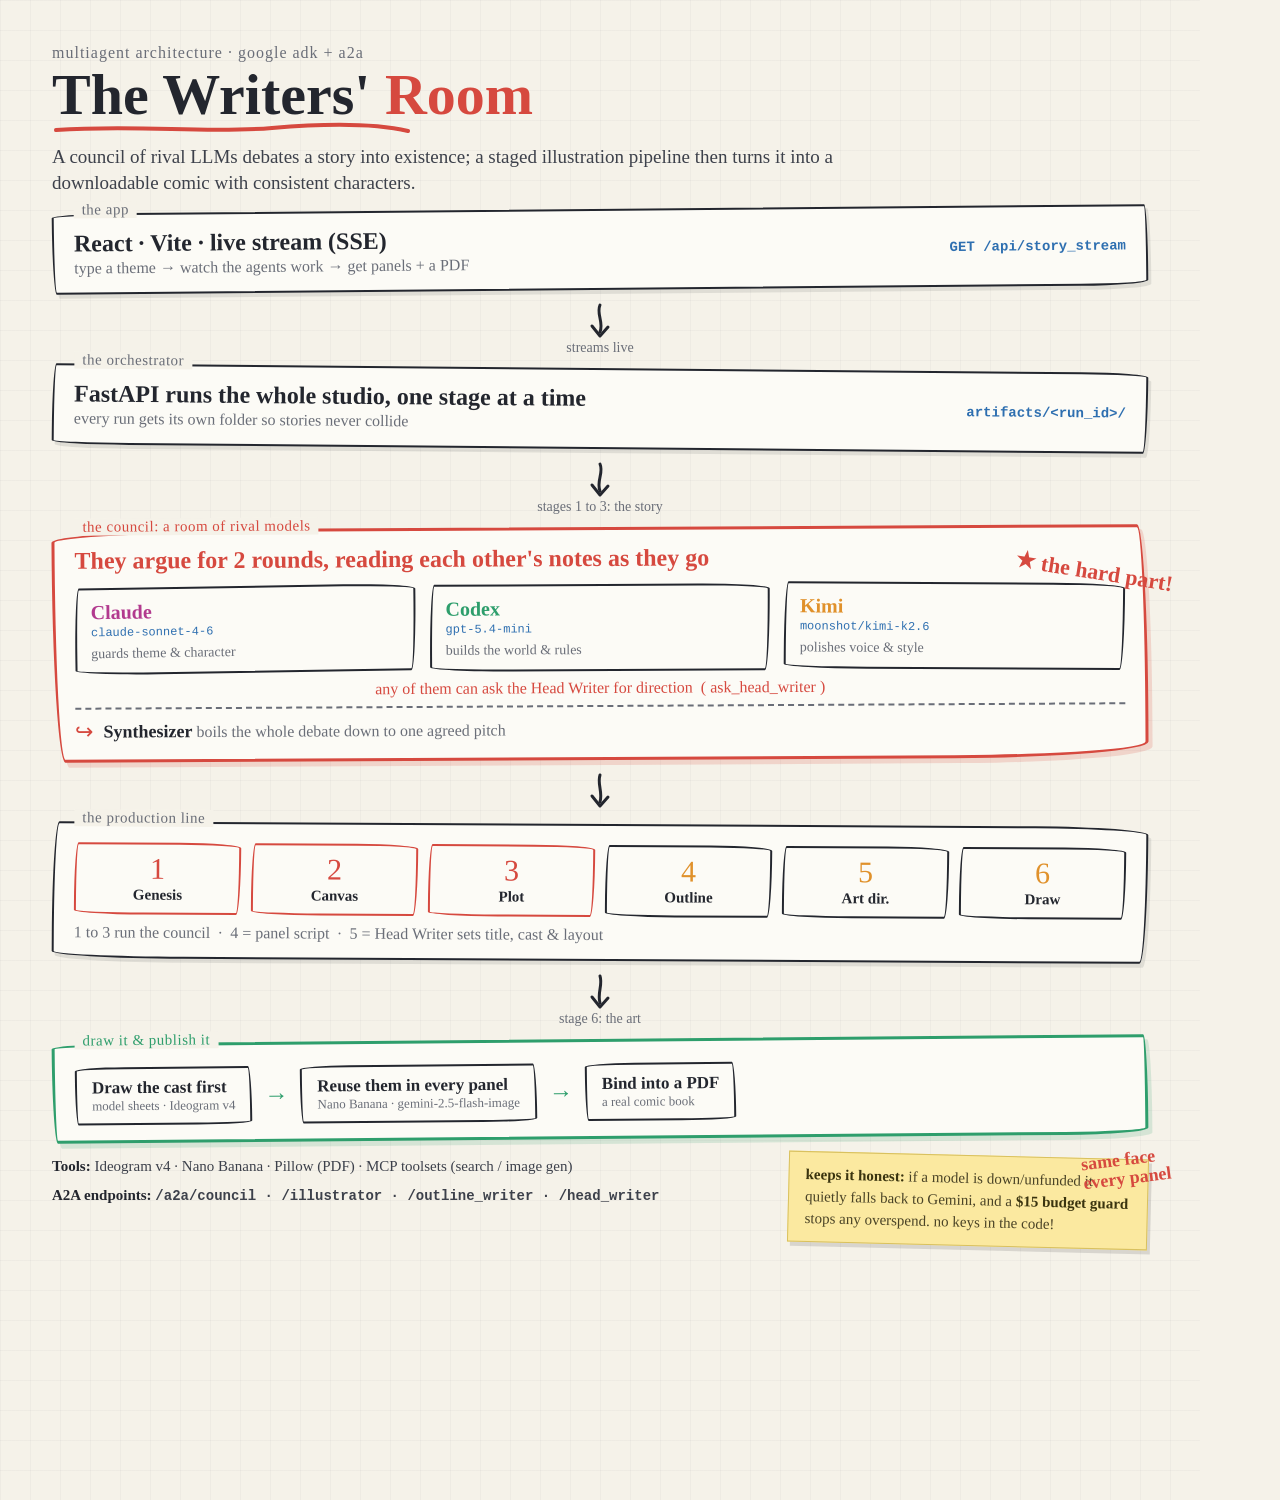
<file: docs/architecture.html>
<!doctype html>
<html lang="en">
<head>
<meta charset="utf-8">
<style>
  :root{
    --ground:#F5F2E9;   /* whiteboard / warm paper */
    --ink:#23262E;      /* marker black */
    --muted:#6A6E78;    /* pencil grey */
    --red:#D6493F;      /* marker red  — the council / the star */
    --blue:#2E6FB0;     /* marker blue — data flow */
    --green:#2E9E6C;    /* marker green — output */
    --amber:#E0912B;    /* marker amber — pipeline */
    --note:#FBE9A0;     /* sticky note */
  }
  *{box-sizing:border-box;margin:0;padding:0}
  html,body{background:var(--ground)}
  #board{
    width:1200px;height:1500px;position:relative;color:var(--ink);
    background:
      linear-gradient(rgba(120,120,140,.06) 1px, transparent 1px) 0 0/100% 30px,
      linear-gradient(90deg, rgba(120,120,140,.06) 1px, transparent 1px) 0 0/30px 100%,
      var(--ground);
    font-family:"Marker Felt","Chalkboard SE","Bradley Hand","Comic Sans MS",cursive;
    padding:44px 52px 36px;display:flex;flex-direction:column;gap:12px;
  }
  /* hand-drawn box: irregular border-radius makes edges look sketched */
  .box{background:#FCFBF6;border:2.5px solid var(--ink);
       box-shadow:3px 4px 0 rgba(35,38,46,.10);padding:15px 20px;position:relative}
  .hb1{border-radius:255px 12px 225px 15px/15px 225px 18px 255px}
  .hb2{border-radius:14px 220px 16px 255px/220px 16px 250px 14px}
  .rL{transform:rotate(-.5deg)} .rR{transform:rotate(.5deg)}
  .tag{position:absolute;top:-14px;left:20px;background:var(--ground);padding:0 8px;
       font-size:15px;color:var(--muted);letter-spacing:.5px}
  .lead{font-size:24px;font-weight:700}
  .note-txt{color:var(--muted);font-size:16px;margin-top:2px}
  .mono{font-family:"Courier New",monospace;font-size:14px;color:var(--blue);font-weight:700}
  .row{display:flex;align-items:center;gap:14px}.grow{flex:1}

  /* header */
  header{margin-bottom:2px}
  .kicker{font-size:16px;color:var(--muted);letter-spacing:1px}
  h1{font-size:58px;line-height:1;margin:4px 0 2px}
  h1 .em{color:var(--red)}
  .uline{display:block;margin:-2px 0 8px}
  .sub{font-size:19px;color:#3d414b;max-width:820px;line-height:1.35}

  /* arrows */
  .arrow{align-self:center;display:flex;flex-direction:column;align-items:center;color:var(--ink)}
  .arrow span{font-size:14px;color:var(--muted);margin-top:-2px}

  /* council */
  .council{border-color:var(--red);border-width:3px;box-shadow:4px 5px 0 rgba(214,73,63,.18)}
  .council .tag{color:var(--red)}
  .agents{display:grid;grid-template-columns:1fr 1fr 1fr;gap:14px;margin:12px 0 8px}
  .agent{background:#FCFBF6;border:2.5px solid var(--ink);border-radius:14px 220px 16px 255px/220px 16px 250px 14px;padding:11px 14px}
  .agent b{font-size:20px}
  .agent .m{font-family:"Courier New",monospace;font-size:12px;color:var(--blue);display:block;margin:2px 0 4px}
  .agent .r{color:var(--muted);font-size:14px}
  .a1 b{color:#B23A8E}.a2 b{color:var(--green)}.a3 b{color:var(--amber)}
  .a1{transform:rotate(-.6deg)}.a3{transform:rotate(.6deg)}
  .hw{text-align:center;color:var(--red);font-size:16px;margin:2px 0 8px}
  .synth{display:flex;align-items:center;gap:10px;border-top:2px dashed var(--muted);padding-top:9px}
  .synth b{font-size:18px}

  /* pipeline */
  .stages{display:grid;grid-template-columns:repeat(6,1fr);gap:10px;margin-top:4px}
  .stage{background:#FCFBF6;border:2.5px solid var(--ink);border-radius:16px 220px 18px 250px/220px 18px 240px 16px;padding:9px 6px;text-align:center}
  .stage .n{font-size:30px;color:var(--amber);line-height:1}
  .stage .t{font-size:15px;font-weight:700;margin-top:3px}
  .stage.on{border-color:var(--red)}.stage.on .n{color:var(--red)}

  /* illustration */
  .illus{border-color:var(--green);border-width:3px;box-shadow:4px 5px 0 rgba(46,158,108,.16)}
  .illus .tag{color:var(--green)}
  .chain{display:flex;align-items:center;gap:12px;flex-wrap:wrap;margin-top:6px}
  .chip{background:#FCFBF6;border:2.5px solid var(--ink);border-radius:200px 16px 220px 14px/16px 220px 14px 200px;padding:9px 15px;font-size:17px;font-weight:700}
  .chip small{display:block;color:var(--muted);font-weight:400;font-size:13px}
  .to{font-size:24px;color:var(--green)}

  /* footer */
  footer{display:flex;gap:24px;align-items:flex-start;margin-top:4px}
  .foot{flex:1;font-size:15px;color:#3d414b;line-height:1.5}
  .foot b{color:var(--ink)}
  .sticky{background:var(--note);border:1px solid #d9c15f;box-shadow:3px 4px 0 rgba(35,38,46,.14);
          padding:12px 16px;width:360px;transform:rotate(1.4deg);font-size:15px;line-height:1.45;color:#4a4326}
  .sticky b{color:#3a340f}

  /* handwritten margin annotations */
  .anno{position:absolute;color:var(--red);font-size:22px;font-weight:700;line-height:1.05}
  .anno.small{font-size:18px}
</style>
</head>
<body>
<div id="board">

  <header>
    <div class="kicker">multiagent architecture · google adk + a2a</div>
    <h1>The Writers' <span class="em">Room</span>
      <svg class="uline" width="360" height="14" viewBox="0 0 360 14"><path d="M4 8 C 90 2, 150 12, 220 6 S 330 3, 356 9" stroke="#D6493F" stroke-width="4" fill="none" stroke-linecap="round"/></svg>
    </h1>
    <div class="sub">A council of rival LLMs debates a story into existence; a staged illustration pipeline then turns it into a downloadable comic with consistent characters.</div>
  </header>

  <!-- Frontend -->
  <div class="box hb1 rL">
    <span class="tag">the app</span>
    <div class="row"><div class="grow">
      <div class="lead">React · Vite · live stream (SSE)</div>
      <div class="note-txt">type a theme &rarr; watch the agents work &rarr; get panels + a PDF</div>
    </div><span class="mono">GET /api/story_stream</span></div>
  </div>

  <div class="arrow"><svg width="42" height="40" viewBox="0 0 42 40"><path d="M21 3 C 17 12, 25 20, 21 30" stroke="#23262E" stroke-width="3" fill="none" stroke-linecap="round"/><path d="M13 24 L21 34 L29 25" stroke="#23262E" stroke-width="3" fill="none" stroke-linecap="round" stroke-linejoin="round"/></svg><span>streams live</span></div>

  <!-- Orchestrator -->
  <div class="box hb2 rR">
    <span class="tag">the orchestrator</span>
    <div class="row"><div class="grow">
      <div class="lead">FastAPI runs the whole studio, one stage at a time</div>
      <div class="note-txt">every run gets its own folder so stories never collide</div>
    </div><span class="mono">artifacts/&lt;run_id&gt;/</span></div>
  </div>

  <div class="arrow"><svg width="42" height="40" viewBox="0 0 42 40"><path d="M21 3 C 25 12, 17 20, 21 30" stroke="#23262E" stroke-width="3" fill="none" stroke-linecap="round"/><path d="M13 24 L21 34 L29 25" stroke="#23262E" stroke-width="3" fill="none" stroke-linecap="round" stroke-linejoin="round"/></svg><span>stages 1 to 3: the story</span></div>

  <!-- Council -->
  <div class="box council hb1" style="transform:rotate(-.3deg)">
    <span class="tag">the council: a room of rival models</span>
    <div class="lead" style="color:var(--red)">They argue for 2 rounds, reading each other's notes as they go</div>
    <div class="agents">
      <div class="agent a1"><b>Claude</b><span class="m">claude-sonnet-4-6</span><span class="r">guards theme &amp; character</span></div>
      <div class="agent a2"><b>Codex</b><span class="m">gpt-5.4-mini</span><span class="r">builds the world &amp; rules</span></div>
      <div class="agent a3"><b>Kimi</b><span class="m">moonshot/kimi-k2.6</span><span class="r">polishes voice &amp; style</span></div>
    </div>
    <div class="hw">any of them can ask the Head Writer for direction &nbsp;( ask_head_writer )</div>
    <div class="synth"><span style="font-size:22px;color:var(--red)">&#8618;</span><div class="grow"><b>Synthesizer</b> <span class="note-txt">boils the whole debate down to one agreed pitch</span></div></div>
  </div>

  <div class="arrow"><svg width="42" height="40" viewBox="0 0 42 40"><path d="M21 3 C 18 12, 24 20, 21 30" stroke="#23262E" stroke-width="3" fill="none" stroke-linecap="round"/><path d="M13 24 L21 34 L29 25" stroke="#23262E" stroke-width="3" fill="none" stroke-linecap="round" stroke-linejoin="round"/></svg></div>

  <!-- Pipeline -->
  <div class="box hb2" style="transform:rotate(.3deg)">
    <span class="tag">the production line</span>
    <div class="stages">
      <div class="stage on"><div class="n">1</div><div class="t">Genesis</div></div>
      <div class="stage on"><div class="n">2</div><div class="t">Canvas</div></div>
      <div class="stage on"><div class="n">3</div><div class="t">Plot</div></div>
      <div class="stage"><div class="n">4</div><div class="t">Outline</div></div>
      <div class="stage"><div class="n">5</div><div class="t">Art dir.</div></div>
      <div class="stage"><div class="n">6</div><div class="t">Draw</div></div>
    </div>
    <div class="note-txt" style="margin-top:9px">1 to 3 run the council &nbsp;·&nbsp; 4 = panel script &nbsp;·&nbsp; 5 = Head Writer sets title, cast &amp; layout</div>
  </div>

  <div class="arrow"><svg width="42" height="40" viewBox="0 0 42 40"><path d="M21 3 C 24 12, 18 20, 21 30" stroke="#23262E" stroke-width="3" fill="none" stroke-linecap="round"/><path d="M13 24 L21 34 L29 25" stroke="#23262E" stroke-width="3" fill="none" stroke-linecap="round" stroke-linejoin="round"/></svg><span>stage 6: the art</span></div>

  <!-- Illustration -->
  <div class="box illus hb1 rL">
    <span class="tag">draw it &amp; publish it</span>
    <div class="chain">
      <div class="chip">Draw the cast first<small>model sheets · Ideogram v4</small></div>
      <span class="to">&rarr;</span>
      <div class="chip">Reuse them in every panel<small>Nano Banana · gemini-2.5-flash-image</small></div>
      <span class="to">&rarr;</span>
      <div class="chip">Bind into a PDF<small>a real comic book</small></div>
    </div>
  </div>

  <!-- Footer -->
  <footer>
    <div class="foot">
      <div><b>Tools:</b> Ideogram v4 · Nano Banana · Pillow (PDF) · MCP toolsets (search / image gen)</div>
      <div style="margin-top:6px"><b>A2A endpoints:</b> <span class="mono" style="color:#3d414b">/a2a/council · /illustrator · /outline_writer · /head_writer</span></div>
    </div>
    <div class="sticky">
      <b>keeps it honest:</b> if a model is down/unfunded it quietly falls back to Gemini, and a <b>$15 budget guard</b> stops any overspend. no keys in the code!
    </div>
  </footer>

  <!-- handwritten annotations -->
  <div class="anno" style="top:560px;right:26px;transform:rotate(9deg)">&#9733; the hard part!</div>
  <div class="anno small" style="top:1150px;right:30px;transform:rotate(-7deg)">same face<br>every panel</div>

</div>
</body>
</html>
</file>
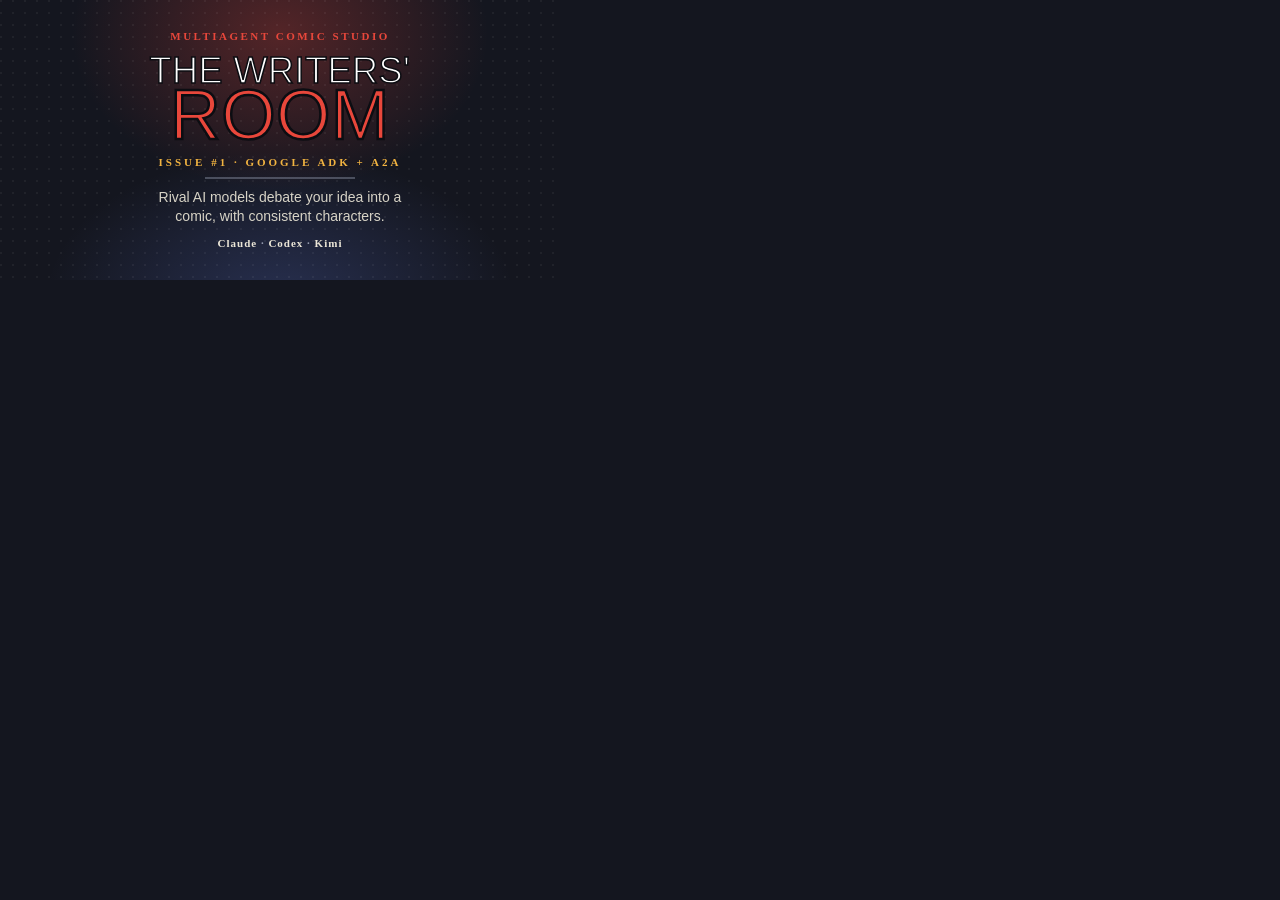
<file: docs/card.html>
<!doctype html>
<html lang="en">
<head>
<meta charset="utf-8">
<style>
  :root{
    --ground:#14161F; --paper:#ECE7D8; --muted:#9AA0B4; --red:#E8473B; --amber:#F2B441;
  }
  *{box-sizing:border-box;margin:0;padding:0}
  html,body{background:var(--ground)}
  #card{
    width:560px;height:280px;position:relative;overflow:hidden;color:var(--paper);
    font-family:"Helvetica Neue","Avenir Next",Arial,sans-serif;
    background:
      radial-gradient(circle at 1px 1px, rgba(255,255,255,.05) 1px, transparent 0) 0 0/12px 12px,
      radial-gradient(60% 90% at 50% 12%, rgba(232,71,59,.30), transparent 62%),
      radial-gradient(70% 90% at 50% 108%, rgba(110,139,255,.22), transparent 60%),
      var(--ground);
    display:flex;align-items:center;justify-content:center;text-align:center;
  }
  /* faint square guide so the centered content survives a center-crop thumbnail */
  .col{width:290px;display:flex;flex-direction:column;align-items:center;gap:0}
  .disp{font-family:Impact,"Haettenschweiler","Arial Black",sans-serif;letter-spacing:.5px}
  .kicker{font:800 11px/1 "Helvetica Neue";letter-spacing:2.5px;color:var(--red);text-transform:uppercase}
  .t1{font-size:36px;line-height:.92;color:#fff;-webkit-text-stroke:1.5px #0c0d12;text-transform:uppercase;margin-top:12px}
  .t2{font-size:70px;line-height:.82;color:var(--red);-webkit-text-stroke:2.5px #0c0d12;text-transform:uppercase}
  .issue{font:800 11px/1 "Helvetica Neue";letter-spacing:3px;color:var(--amber);text-transform:uppercase;margin-top:12px}
  .rule{width:150px;height:2px;background:var(--muted);opacity:.4;margin:9px 0}
  .tag{font-size:14px;line-height:1.35;color:#d7d3c6;max-width:270px}
  .credits{margin-top:12px;font:700 11px/1 "Helvetica Neue";letter-spacing:1px;color:var(--muted)}
  .credits b{color:var(--paper)}
</style>
</head>
<body>
<div id="card">
  <div class="col">
    <div class="kicker">Multiagent Comic Studio</div>
    <div class="t1 disp">The Writers'</div>
    <div class="t2 disp">Room</div>
    <div class="issue">Issue #1 · Google ADK + A2A</div>
    <div class="rule"></div>
    <div class="tag">Rival AI models debate your idea into a comic, with consistent characters.</div>
    <div class="credits"><b>Claude</b> · <b>Codex</b> · <b>Kimi</b></div>
  </div>
</div>
</body>
</html>
</file>
